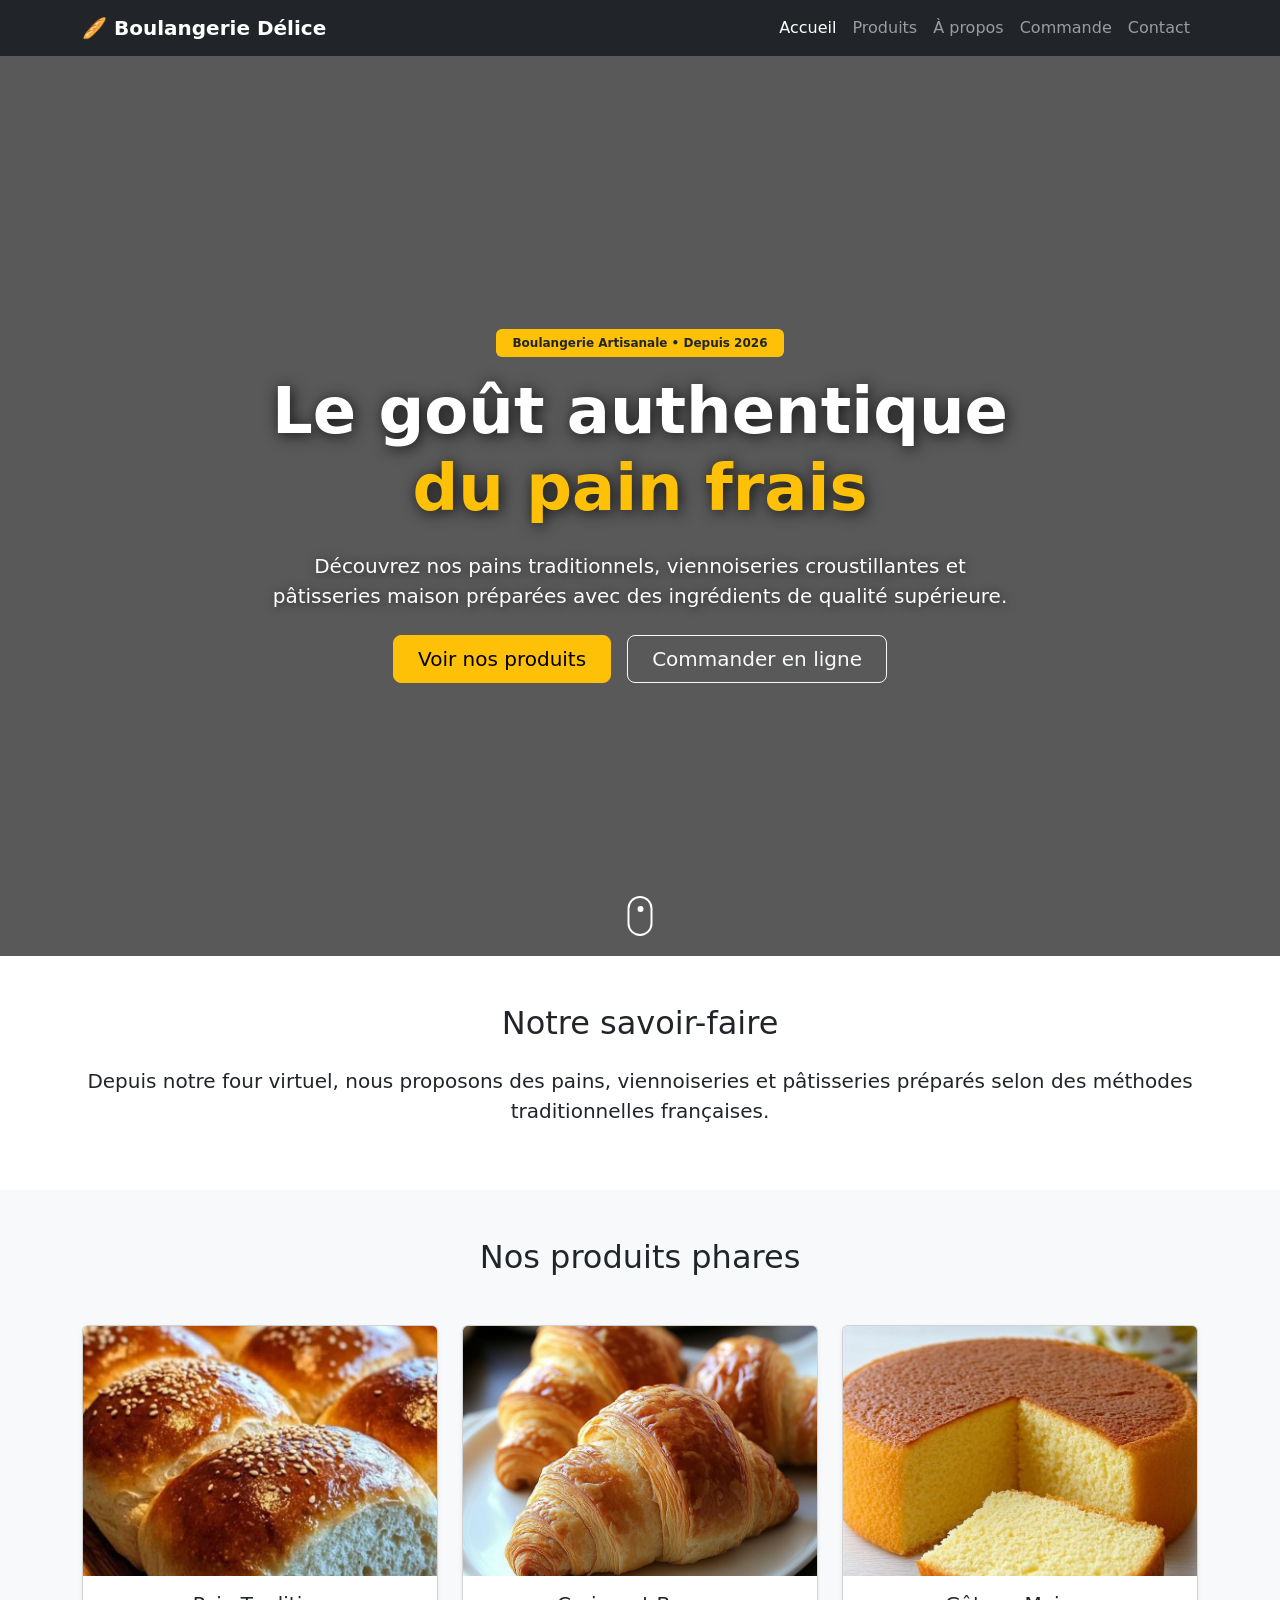
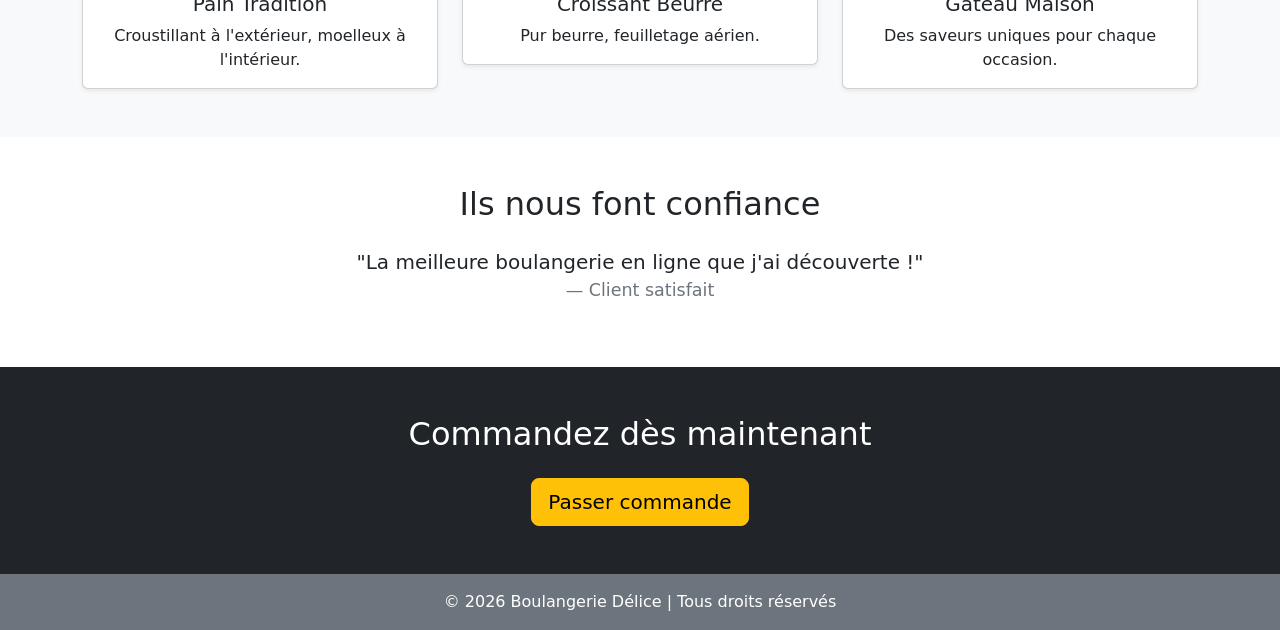
<file: senga/index.html>
<!DOCTYPE html>
<html lang="fr">
<head>
    <meta charset="UTF-8">
    <title>Boulangerie Délice | Accueil</title>
    <meta name="viewport" content="width=device-width, initial-scale=1.0">

    <!-- Bootstrap CSS CDN -->
    <link href="https://cdn.jsdelivr.net/npm/bootstrap@5.3.2/dist/css/bootstrap.min.css" rel="stylesheet">

    <!-- CSS personnalisé -->
    <link rel="stylesheet" href="css/style.css">
</head>

<body>

<!-- ===== NAVBAR ===== -->
<nav class="navbar navbar-expand-lg navbar-dark bg-dark">
    <div class="container">
        <a class="navbar-brand fw-bold" href="index.html">🥖 Boulangerie Délice</a>
        
        <button class="navbar-toggler" type="button" data-bs-toggle="collapse" data-bs-target="#menu">
            <span class="navbar-toggler-icon"></span>
        </button>

        <div class="collapse navbar-collapse" id="menu">
            <ul class="navbar-nav ms-auto">
                <li class="nav-item"><a class="nav-link active" href="index.html">Accueil</a></li>
                <li class="nav-item"><a class="nav-link" href="produits.html">Produits</a></li>
                <li class="nav-item"><a class="nav-link" href="apropos.html">À propos</a></li>
                <li class="nav-item"><a class="nav-link" href="commande.html">Commande</a></li>
                <li class="nav-item"><a class="nav-link" href="contact.html">Contact</a></li>
            </ul>
        </div>
    </div>
</nav>


<!-- ===== HERO SECTION AMÉLIORÉE ===== -->
<section class="hero position-relative d-flex align-items-center text-white">

    <!-- Overlay -->
    <div class="hero-overlay"></div>

    <div class="container position-relative text-center">

        <span class="badge bg-warning text-dark mb-3 px-3 py-2">
            Boulangerie Artisanale • Depuis 2026
        </span>

        <h1 class="display-3 fw-bold mb-4">
            Le goût authentique<br>
            <span class="text-warning">du pain frais</span>
        </h1>

        <p class="lead mb-4 col-lg-8 mx-auto">
            Découvrez nos pains traditionnels, viennoiseries croustillantes
            et pâtisseries maison préparées avec des ingrédients de qualité supérieure.
        </p>

        <div class="d-flex justify-content-center gap-3 flex-wrap">
            <a href="produits.html" class="btn btn-warning btn-lg px-4">
                Voir nos produits
            </a>

            <a href="commande.html" class="btn btn-outline-light btn-lg px-4">
                Commander en ligne
            </a>
        </div>

    </div>

    <!-- Scroll indicator -->
    <div class="scroll-indicator">
        <span></span>
    </div>

</section>


<!-- ===== A PROPOS COURT ===== -->
<section class="py-5">
    <div class="container text-center">
        <h2 class="mb-4">Notre savoir-faire</h2>
        <p class="lead">
            Depuis notre four virtuel, nous proposons des pains, viennoiseries et pâtisseries
            préparés selon des méthodes traditionnelles françaises.
        </p>
    </div>
</section>


<!-- ===== PRODUITS PHARES ===== -->
<section class="bg-light py-5">
    <div class="container">
        <h2 class="text-center mb-5">Nos produits phares</h2>

        <div class="row g-4">

            <div class="col-md-4">
                <div class="card shadow-sm">
                    <img src="images/1.jpeg" class="card-img-top" alt="Pain">
                    <div class="card-body text-center">
                        <h5 class="card-title">Pain Tradition</h5>
                        <p class="card-text">Croustillant à l'extérieur, moelleux à l'intérieur.</p>
                    </div>
                </div>
            </div>

            <div class="col-md-4">
                <div class="card shadow-sm">
                    <img src="images/2.jpeg" class="card-img-top" alt="Croissant">
                    <div class="card-body text-center">
                        <h5 class="card-title">Croissant Beurre</h5>
                        <p class="card-text">Pur beurre, feuilletage aérien.</p>
                    </div>
                </div>
            </div>

            <div class="col-md-4">
                <div class="card shadow-sm">
                    <img src="images/3.jpeg" class="card-img-top" alt="Gâteau">
                    <div class="card-body text-center">
                        <h5 class="card-title">Gâteau Maison</h5>
                        <p class="card-text">Des saveurs uniques pour chaque occasion.</p>
                    </div>
                </div>
            </div>

        </div>
    </div>
</section>


<!-- ===== TEMOIGNAGES ===== -->
<section class="py-5">
    <div class="container text-center">
        <h2 class="mb-4">Ils nous font confiance</h2>
        <blockquote class="blockquote">
            <p>"La meilleure boulangerie en ligne que j'ai découverte !"</p>
            <footer class="blockquote-footer">Client satisfait</footer>
        </blockquote>
    </div>
</section>


<!-- ===== CALL TO ACTION ===== -->
<section class="bg-dark text-white text-center py-5">
    <div class="container">
        <h2>Commandez dès maintenant</h2>
        <a href="commande.html" class="btn btn-warning btn-lg mt-3">Passer commande</a>
    </div>
</section>


<!-- ===== FOOTER ===== -->
<footer class="bg-secondary text-white text-center py-3">
    <p class="mb-0">© 2026 Boulangerie Délice | Tous droits réservés</p>
</footer>


<!-- Bootstrap JS -->
<script src="https://cdn.jsdelivr.net/npm/bootstrap@5.3.2/dist/js/bootstrap.bundle.min.js"></script>

<!-- JS personnalisé -->
<script src="js/script.js"></script>

</body>
</html>
</file>
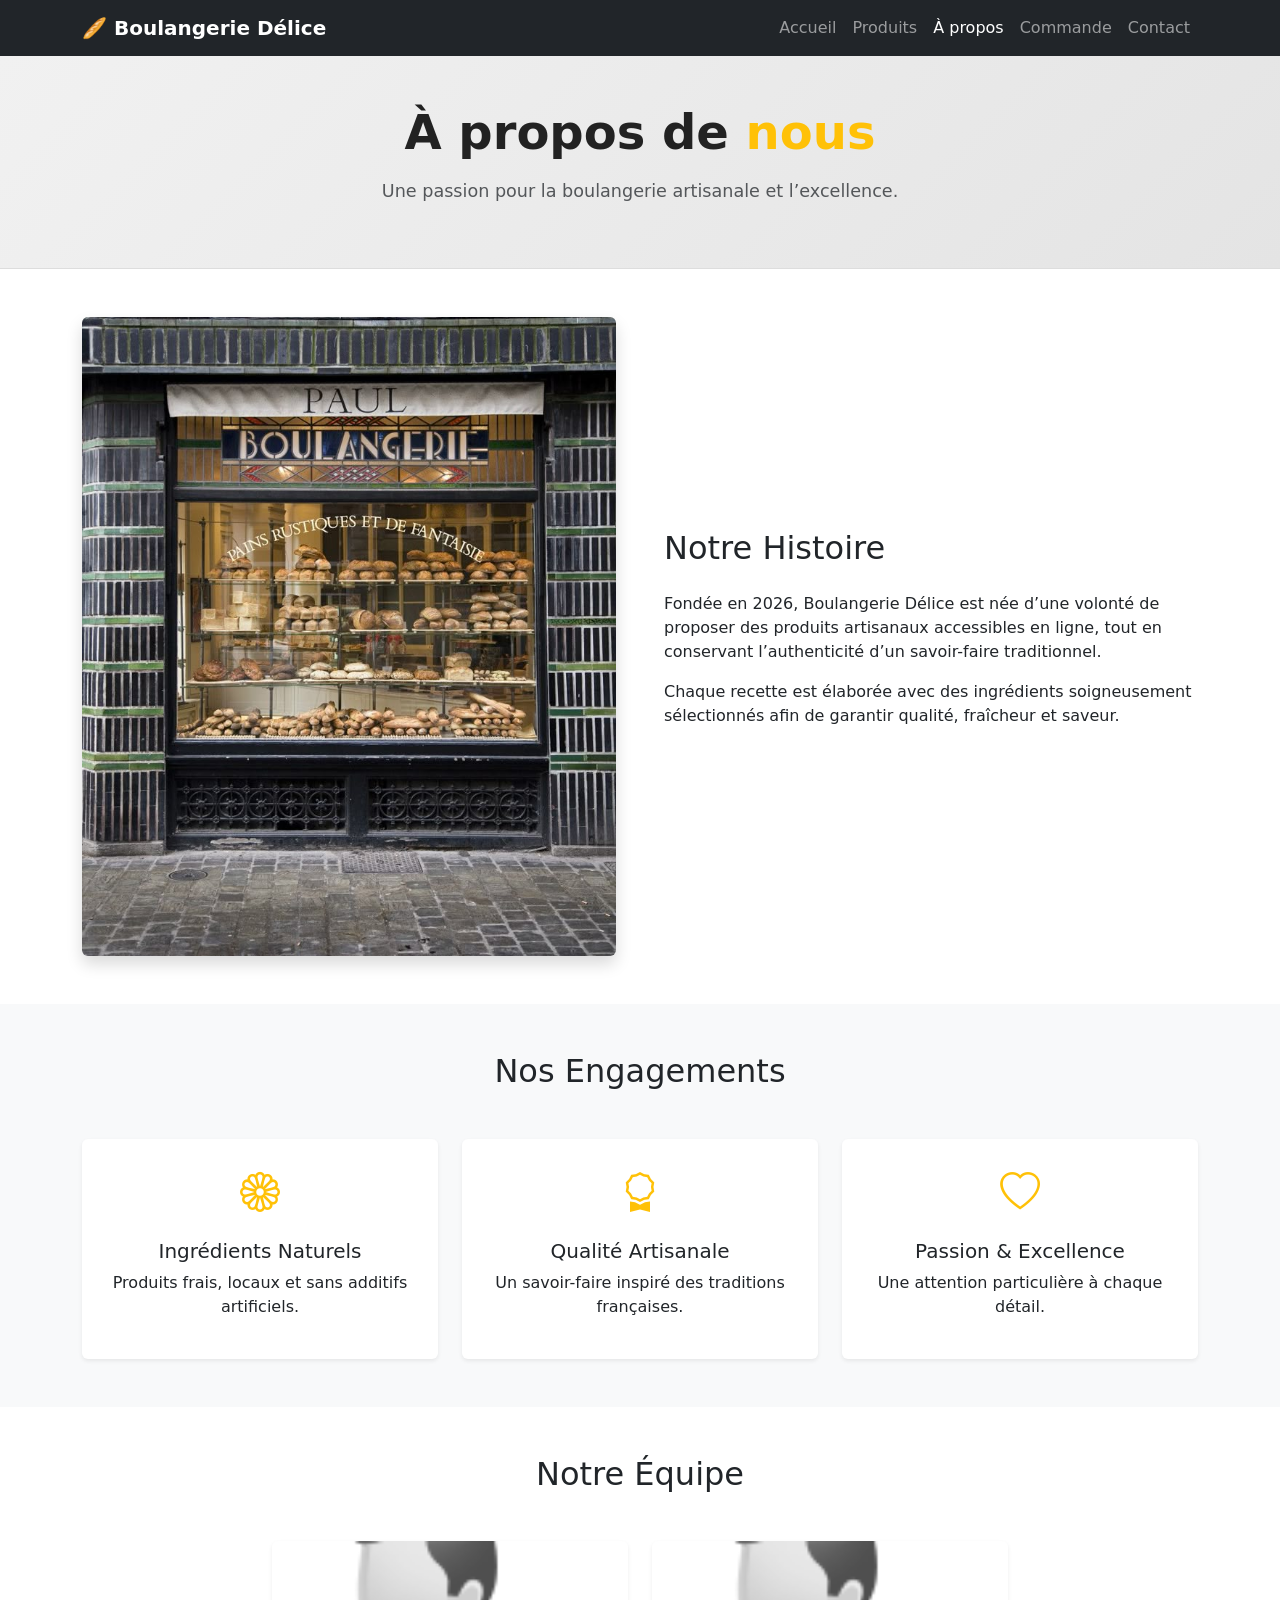
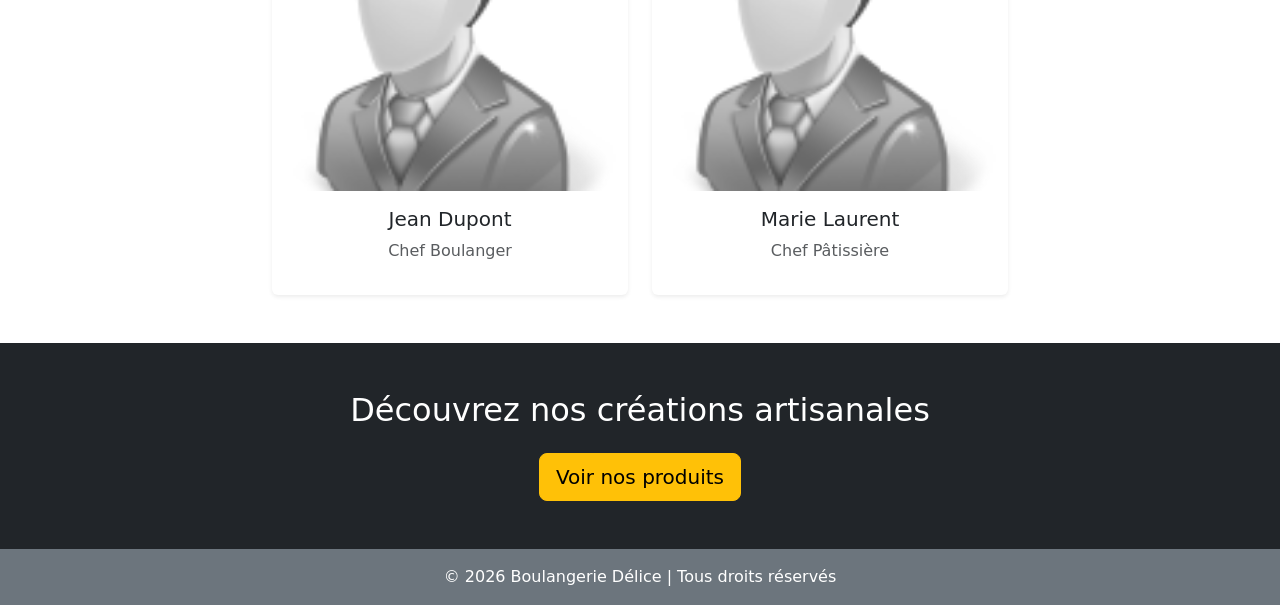
<file: senga/a-propos.html>
<!DOCTYPE html>
<html lang="fr">
<head>
    <meta charset="UTF-8">
    <title>Boulangerie Délice | À propos</title>
    <meta name="viewport" content="width=device-width, initial-scale=1.0">

    <!-- Bootstrap CSS -->
    <link href="https://cdn.jsdelivr.net/npm/bootstrap@5.3.2/dist/css/bootstrap.min.css" rel="stylesheet">

    <!-- Bootstrap Icons -->
    <link href="https://cdn.jsdelivr.net/npm/bootstrap-icons@1.11.3/font/bootstrap-icons.css" rel="stylesheet">

    <!-- CSS personnalisé -->
    <link rel="stylesheet" href="css/style.css">
</head>

<body>

<!-- ===== NAVBAR ===== -->
<nav class="navbar navbar-expand-lg navbar-dark bg-dark">
    <div class="container">
        <a class="navbar-brand fw-bold" href="index.html">🥖 Boulangerie Délice</a>
        <button class="navbar-toggler" type="button" data-bs-toggle="collapse" data-bs-target="#menu">
            <span class="navbar-toggler-icon"></span>
        </button>
        <div class="collapse navbar-collapse" id="menu">
            <ul class="navbar-nav ms-auto">
                <li class="nav-item"><a class="nav-link" href="index.html">Accueil</a></li>
                <li class="nav-item"><a class="nav-link" href="produits.html">Produits</a></li>
                <li class="nav-item"><a class="nav-link active" href="a-propos.html">À propos</a></li>
                <li class="nav-item"><a class="nav-link" href="commande.html">Commande</a></li>
                <li class="nav-item"><a class="nav-link" href="contact.html">Contact</a></li>
            </ul>
        </div>
    </div>
</nav>

<!-- ===== HERO ===== -->
<section class="hero-produits text-center py-5">
    <div class="container">
        <h1 class="display-5 fw-bold mb-3">
            À propos de <span class="text-warning">nous</span>
        </h1>
        <p class="lead text-muted col-lg-8 mx-auto">
            Une passion pour la boulangerie artisanale et l’excellence.
        </p>
    </div>
</section>

<!-- ===== NOTRE HISTOIRE ===== -->
<section class="py-5">
    <div class="container">
        <div class="row align-items-center g-5">
            <div class="col-lg-6">
                <img src="images/bl.jpeg" 
                     class="img-fluid rounded shadow" 
                     alt="Notre boulangerie">
            </div>
            <div class="col-lg-6">
                <h2 class="mb-4">Notre Histoire</h2>
                <p>
                    Fondée en 2026, Boulangerie Délice est née d’une volonté
                    de proposer des produits artisanaux accessibles en ligne,
                    tout en conservant l’authenticité d’un savoir-faire traditionnel.
                </p>
                <p>
                    Chaque recette est élaborée avec des ingrédients soigneusement
                    sélectionnés afin de garantir qualité, fraîcheur et saveur.
                </p>
            </div>
        </div>
    </div>
</section>

<!-- ===== NOS VALEURS ===== -->
<section class="bg-light py-5">
    <div class="container text-center">
        <h2 class="mb-5">Nos Engagements</h2>

        <div class="row g-4">

            <div class="col-md-4">
                <div class="p-4 shadow-sm bg-white rounded h-100">
                    <i class="bi bi-flower1 fs-1 text-warning"></i>
                    <h5 class="mt-3">Ingrédients Naturels</h5>
                    <p>Produits frais, locaux et sans additifs artificiels.</p>
                </div>
            </div>

            <div class="col-md-4">
                <div class="p-4 shadow-sm bg-white rounded h-100">
                    <i class="bi bi-award fs-1 text-warning"></i>
                    <h5 class="mt-3">Qualité Artisanale</h5>
                    <p>Un savoir-faire inspiré des traditions françaises.</p>
                </div>
            </div>

            <div class="col-md-4">
                <div class="p-4 shadow-sm bg-white rounded h-100">
                    <i class="bi bi-heart fs-1 text-warning"></i>
                    <h5 class="mt-3">Passion & Excellence</h5>
                    <p>Une attention particulière à chaque détail.</p>
                </div>
            </div>

        </div>
    </div>
</section>

<!-- ===== ÉQUIPE ===== -->
<section class="py-5">
    <div class="container text-center">
        <h2 class="mb-5">Notre Équipe</h2>

        <div class="row g-4 justify-content-center">

            <div class="col-md-4">
                <div class="card shadow-sm border-0">
                    <img src="images/man.png" 
                         class="card-img-top" 
                         alt="Chef Boulanger">
                    <div class="card-body">
                        <h5 class="card-title">Jean Dupont</h5>
                        <p class="text-muted">Chef Boulanger</p>
                    </div>
                </div>
            </div>

            <div class="col-md-4">
                <div class="card shadow-sm border-0">
                    <img src="images/man.png" 
                         class="card-img-top" 
                         alt="Chef Pâtissier">
                    <div class="card-body">
                        <h5 class="card-title">Marie Laurent</h5>
                        <p class="text-muted">Chef Pâtissière</p>
                    </div>
                </div>
            </div>

        </div>
    </div>
</section>

<!-- ===== CTA ===== -->
<section class="bg-dark text-white text-center py-5">
    <div class="container">
        <h2>Découvrez nos créations artisanales</h2>
        <a href="produits.html" class="btn btn-warning btn-lg mt-3">
            Voir nos produits
        </a>
    </div>
</section>

<!-- ===== FOOTER ===== -->
<footer class="bg-secondary text-white text-center py-3">
    <p class="mb-0">© 2026 Boulangerie Délice | Tous droits réservés</p>
</footer>

<!-- Bootstrap JS -->
<script src="https://cdn.jsdelivr.net/npm/bootstrap@5.3.2/dist/js/bootstrap.bundle.min.js"></script>

</body>
</html>
</file>
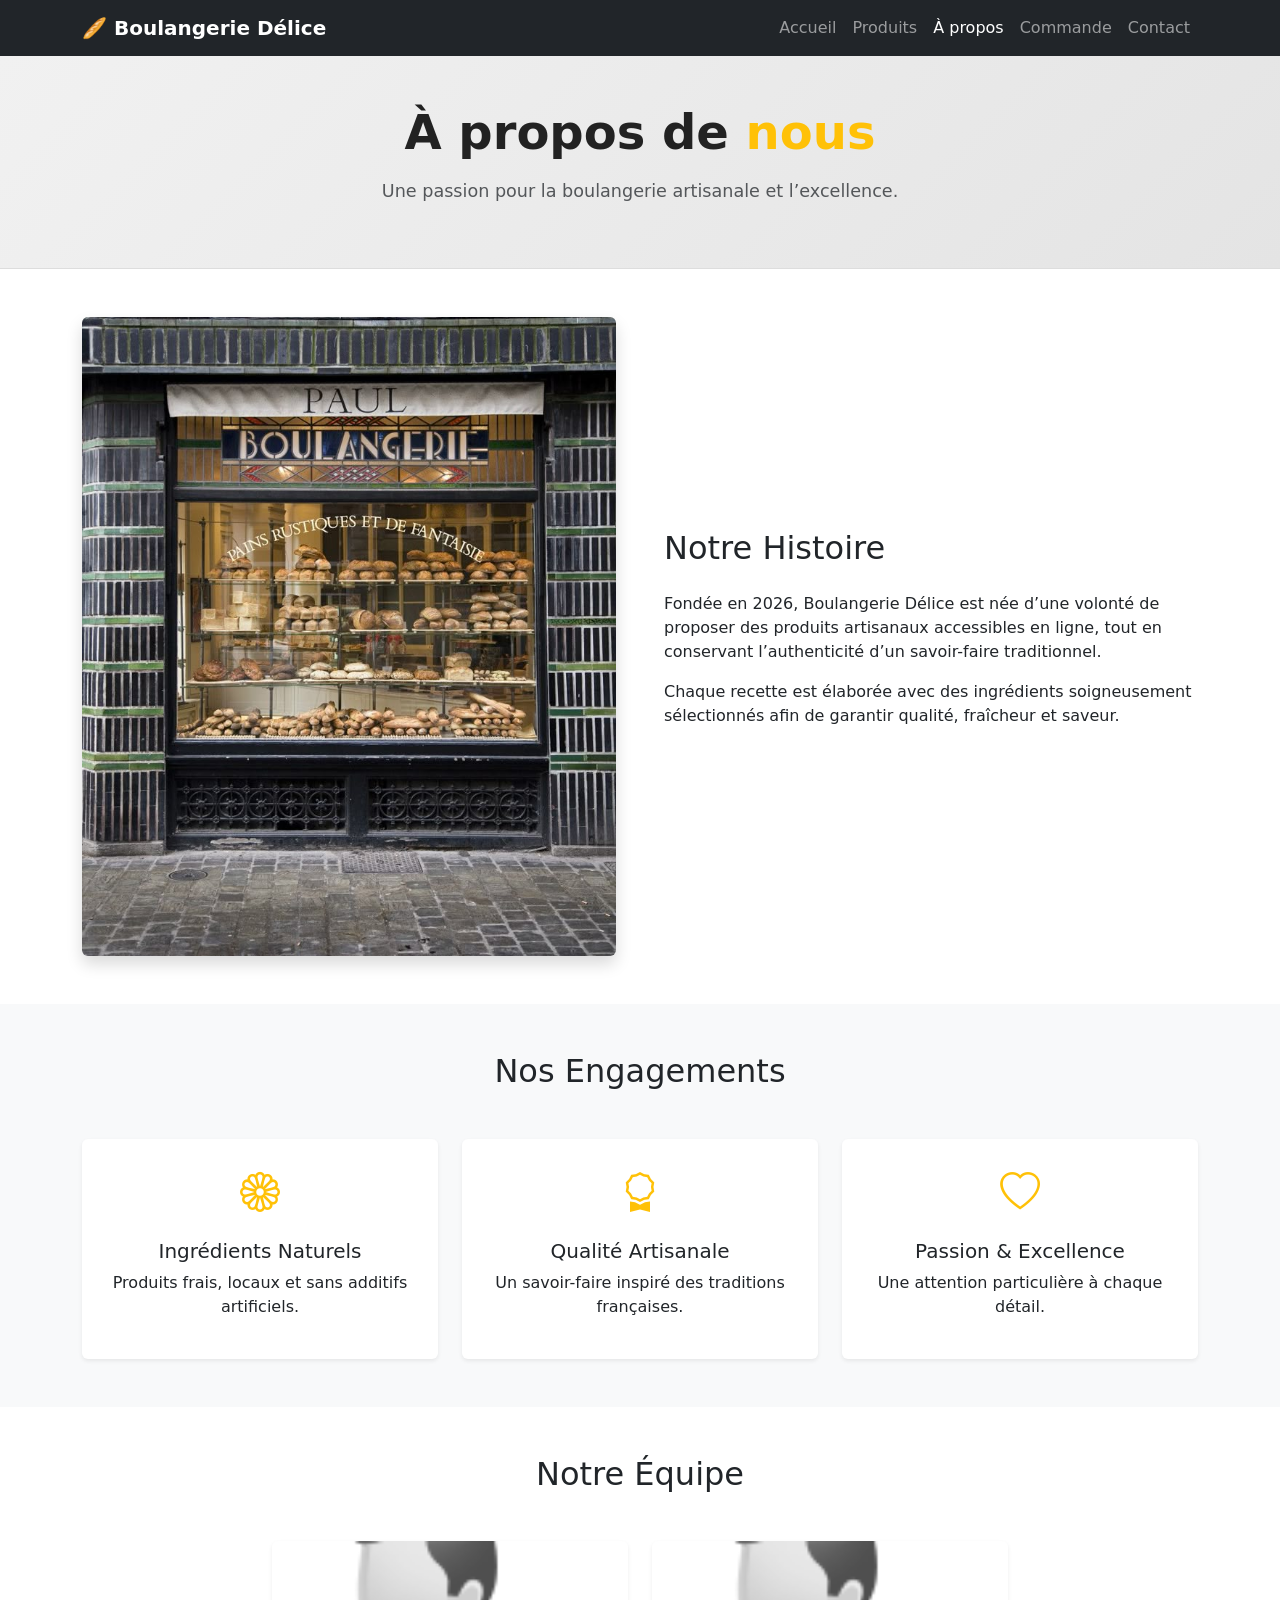
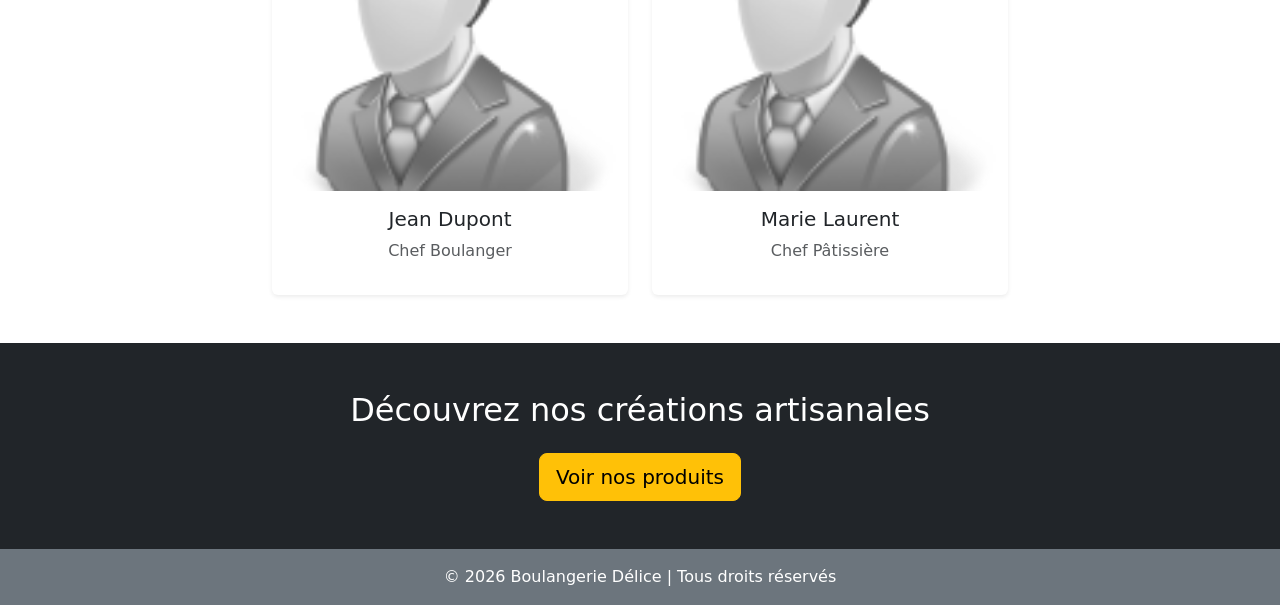
<file: senga/apropos.html>
<!DOCTYPE html>
<html lang="fr">
<head>
    <meta charset="UTF-8">
    <title>Boulangerie Délice | À propos</title>
    <meta name="viewport" content="width=device-width, initial-scale=1.0">

    <!-- Bootstrap CSS -->
    <link href="https://cdn.jsdelivr.net/npm/bootstrap@5.3.2/dist/css/bootstrap.min.css" rel="stylesheet">

    <!-- Bootstrap Icons -->
    <link href="https://cdn.jsdelivr.net/npm/bootstrap-icons@1.11.3/font/bootstrap-icons.css" rel="stylesheet">

    <!-- CSS personnalisé -->
    <link rel="stylesheet" href="css/style.css">
</head>

<body>

<!-- ===== NAVBAR ===== -->
<nav class="navbar navbar-expand-lg navbar-dark bg-dark">
    <div class="container">
        <a class="navbar-brand fw-bold" href="index.html">🥖 Boulangerie Délice</a>
        <button class="navbar-toggler" type="button" data-bs-toggle="collapse" data-bs-target="#menu">
            <span class="navbar-toggler-icon"></span>
        </button>
        <div class="collapse navbar-collapse" id="menu">
            <ul class="navbar-nav ms-auto">
                <li class="nav-item"><a class="nav-link" href="index.html">Accueil</a></li>
                <li class="nav-item"><a class="nav-link" href="produits.html">Produits</a></li>
                <li class="nav-item"><a class="nav-link active" href="apropos.html">À propos</a></li>
                <li class="nav-item"><a class="nav-link" href="commande.html">Commande</a></li>
                <li class="nav-item"><a class="nav-link" href="contact.html">Contact</a></li>
            </ul>
        </div>
    </div>
</nav>

<!-- ===== HERO ===== -->
<section class="hero-produits text-center py-5">
    <div class="container">
        <h1 class="display-5 fw-bold mb-3">
            À propos de <span class="text-warning">nous</span>
        </h1>
        <p class="lead text-muted col-lg-8 mx-auto">
            Une passion pour la boulangerie artisanale et l’excellence.
        </p>
    </div>
</section>

<!-- ===== NOTRE HISTOIRE ===== -->
<section class="py-5">
    <div class="container">
        <div class="row align-items-center g-5">
            <div class="col-lg-6">
                <img src="images/bl.jpeg" 
                     class="img-fluid rounded shadow" 
                     alt="Notre boulangerie">
            </div>
            <div class="col-lg-6">
                <h2 class="mb-4">Notre Histoire</h2>
                <p>
                    Fondée en 2026, Boulangerie Délice est née d’une volonté
                    de proposer des produits artisanaux accessibles en ligne,
                    tout en conservant l’authenticité d’un savoir-faire traditionnel.
                </p>
                <p>
                    Chaque recette est élaborée avec des ingrédients soigneusement
                    sélectionnés afin de garantir qualité, fraîcheur et saveur.
                </p>
            </div>
        </div>
    </div>
</section>

<!-- ===== NOS VALEURS ===== -->
<section class="bg-light py-5">
    <div class="container text-center">
        <h2 class="mb-5">Nos Engagements</h2>

        <div class="row g-4">

            <div class="col-md-4">
                <div class="p-4 shadow-sm bg-white rounded h-100">
                    <i class="bi bi-flower1 fs-1 text-warning"></i>
                    <h5 class="mt-3">Ingrédients Naturels</h5>
                    <p>Produits frais, locaux et sans additifs artificiels.</p>
                </div>
            </div>

            <div class="col-md-4">
                <div class="p-4 shadow-sm bg-white rounded h-100">
                    <i class="bi bi-award fs-1 text-warning"></i>
                    <h5 class="mt-3">Qualité Artisanale</h5>
                    <p>Un savoir-faire inspiré des traditions françaises.</p>
                </div>
            </div>

            <div class="col-md-4">
                <div class="p-4 shadow-sm bg-white rounded h-100">
                    <i class="bi bi-heart fs-1 text-warning"></i>
                    <h5 class="mt-3">Passion & Excellence</h5>
                    <p>Une attention particulière à chaque détail.</p>
                </div>
            </div>

        </div>
    </div>
</section>

<!-- ===== ÉQUIPE ===== -->
<section class="py-5">
    <div class="container text-center">
        <h2 class="mb-5">Notre Équipe</h2>

        <div class="row g-4 justify-content-center">

            <div class="col-md-4">
                <div class="card shadow-sm border-0">
                    <img src="images/man.png" 
                         class="card-img-top" 
                         alt="Chef Boulanger">
                    <div class="card-body">
                        <h5 class="card-title">Jean Dupont</h5>
                        <p class="text-muted">Chef Boulanger</p>
                    </div>
                </div>
            </div>

            <div class="col-md-4">
                <div class="card shadow-sm border-0">
                    <img src="images/man.png" 
                         class="card-img-top" 
                         alt="Chef Pâtissier">
                    <div class="card-body">
                        <h5 class="card-title">Marie Laurent</h5>
                        <p class="text-muted">Chef Pâtissière</p>
                    </div>
                </div>
            </div>

        </div>
    </div>
</section>

<!-- ===== CTA ===== -->
<section class="bg-dark text-white text-center py-5">
    <div class="container">
        <h2>Découvrez nos créations artisanales</h2>
        <a href="produits.html" class="btn btn-warning btn-lg mt-3">
            Voir nos produits
        </a>
    </div>
</section>

<!-- ===== FOOTER ===== -->
<footer class="bg-secondary text-white text-center py-3">
    <p class="mb-0">© 2026 Boulangerie Délice | Tous droits réservés</p>
</footer>

<!-- Bootstrap JS -->
<script src="https://cdn.jsdelivr.net/npm/bootstrap@5.3.2/dist/js/bootstrap.bundle.min.js"></script>

</body>
</html>
</file>
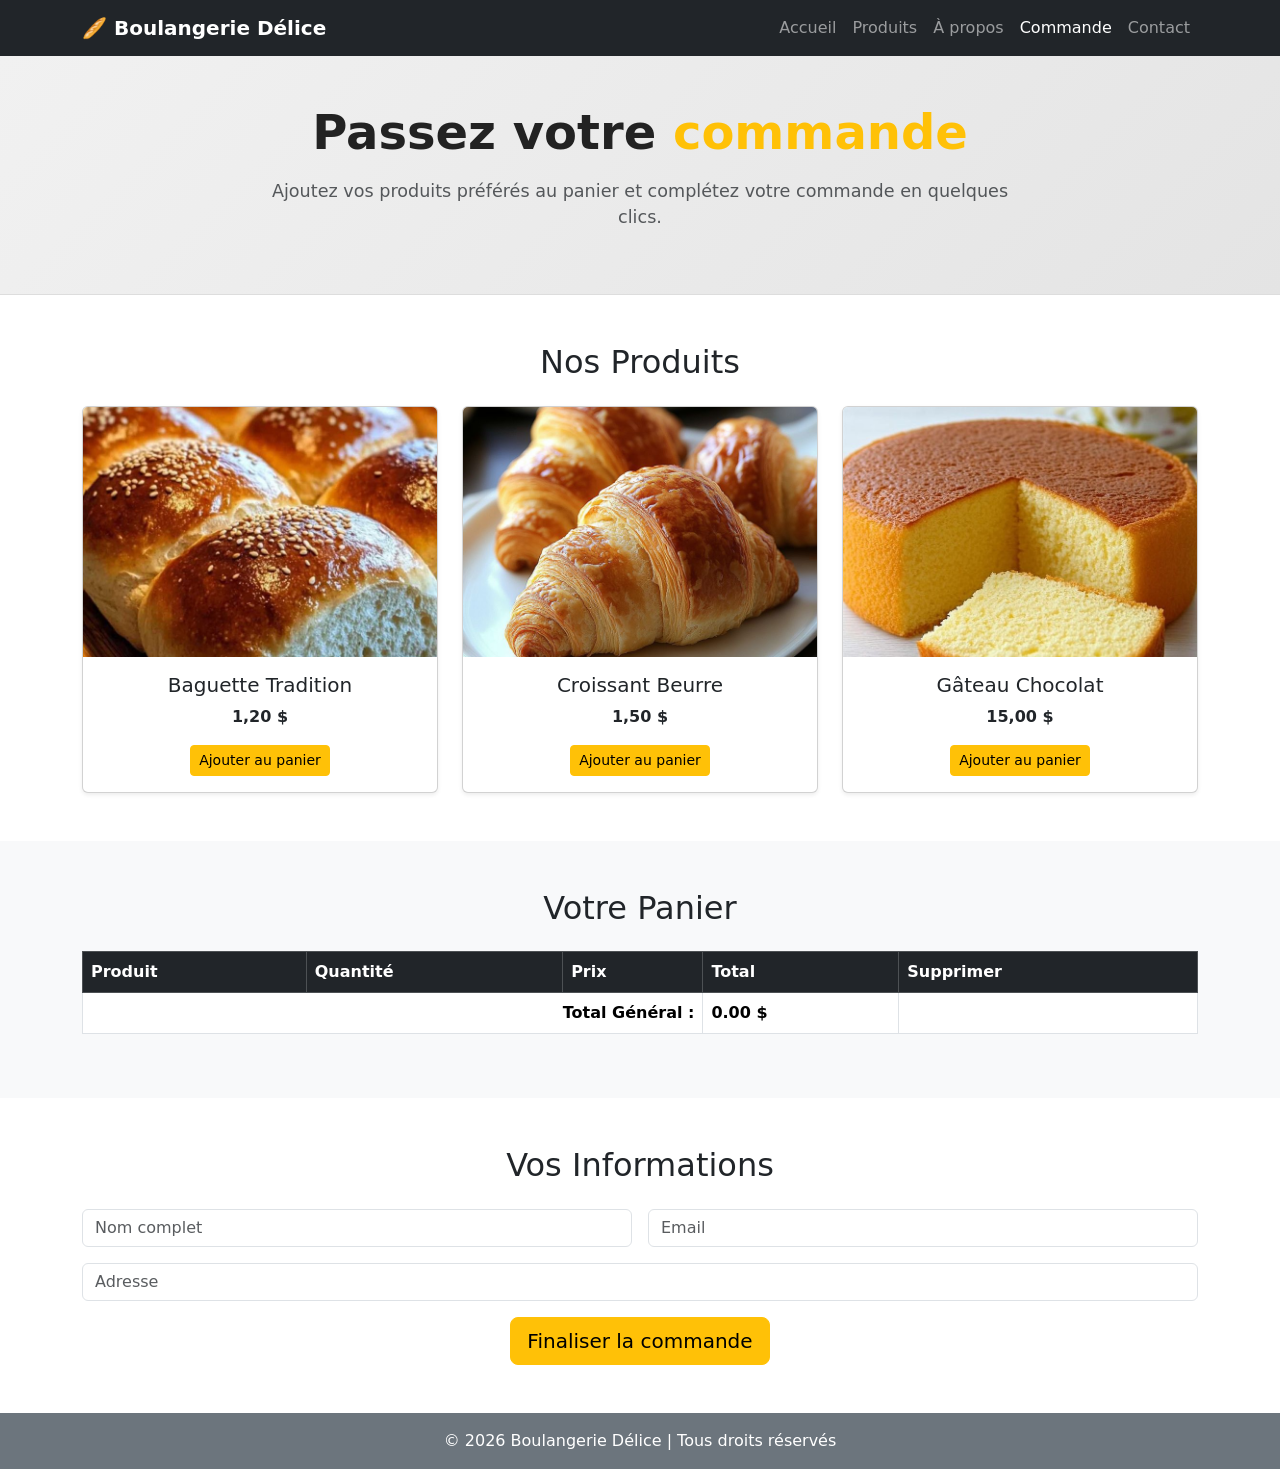
<file: senga/commande.html>
<!DOCTYPE html>
<html lang="fr">
<head>
    <meta charset="UTF-8">
    <title>Boulangerie Délice | Commande</title>
    <meta name="viewport" content="width=device-width, initial-scale=1.0">

    <!-- Bootstrap CSS -->
    <link href="https://cdn.jsdelivr.net/npm/bootstrap@5.3.2/dist/css/bootstrap.min.css" rel="stylesheet">

    <!-- CSS personnalisé -->
    <link rel="stylesheet" href="css/style.css">
</head>

<body>

<!-- ===== NAVBAR ===== -->
<nav class="navbar navbar-expand-lg navbar-dark bg-dark">
    <div class="container">
        <a class="navbar-brand fw-bold" href="index.html">🥖 Boulangerie Délice</a>
        <button class="navbar-toggler" type="button" data-bs-toggle="collapse" data-bs-target="#menu">
            <span class="navbar-toggler-icon"></span>
        </button>
        <div class="collapse navbar-collapse" id="menu">
            <ul class="navbar-nav ms-auto">
                <li class="nav-item"><a class="nav-link" href="index.html">Accueil</a></li>
                <li class="nav-item"><a class="nav-link" href="produits.html">Produits</a></li>
                <li class="nav-item"><a class="nav-link" href="apropos.html">À propos</a></li>
                <li class="nav-item"><a class="nav-link active" href="commande.html">Commande</a></li>
                <li class="nav-item"><a class="nav-link" href="contact.html">Contact</a></li>
            </ul>
        </div>
    </div>
</nav>

<!-- ===== HERO ===== -->
<section class="hero-produits text-center py-5">
    <div class="container">
        <h1 class="display-5 fw-bold mb-3">
            Passez votre <span class="text-warning">commande</span>
        </h1>
        <p class="lead text-muted col-lg-8 mx-auto">
            Ajoutez vos produits préférés au panier et complétez votre commande en quelques clics.
        </p>
    </div>
</section>

<!-- ===== PRODUITS À COMMANDER ===== --> 
<section class="py-5">
    <div class="container">

        <h2 class="mb-4 text-center">Nos Produits</h2>

        <div class="row g-4" id="product-list">

            <!-- Produit 1 -->
            <div class="col-md-4 product-item" data-id="1" data-name="Baguette Tradition" data-price="1.20">
                <div class="card shadow-sm h-100">
                    <img src="images/1.jpeg" class="card-img-top" alt="Baguette">
                    <div class="card-body text-center">
                        <h5 class="card-title">Baguette Tradition</h5>
                        <p class="fw-bold">1,20 $</p>
                        <button class="btn btn-warning btn-sm add-to-cart">Ajouter au panier</button>
                    </div>
                </div>
            </div>

            <!-- Produit 2 -->
            <div class="col-md-4 product-item" data-id="2" data-name="Croissant Beurre" data-price="1.50">
                <div class="card shadow-sm h-100">
                    <img src="images/2.jpeg" class="card-img-top" alt="Croissant">
                    <div class="card-body text-center">
                        <h5 class="card-title">Croissant Beurre</h5>
                        <p class="fw-bold">1,50 $</p>
                        <button class="btn btn-warning btn-sm add-to-cart">Ajouter au panier</button>
                    </div>
                </div>
            </div>

            <!-- Produit 3 -->
            <div class="col-md-4 product-item" data-id="3" data-name="Gâteau Chocolat" data-price="15.00">
                <div class="card shadow-sm h-100">
                    <img src="images/3.jpeg" class="card-img-top" alt="Gâteau Chocolat">
                    <div class="card-body text-center">
                        <h5 class="card-title">Gâteau Chocolat</h5>
                        <p class="fw-bold">15,00 $</p>
                        <button class="btn btn-warning btn-sm add-to-cart">Ajouter au panier</button>
                    </div>
                </div>
            </div>

        </div>
    </div>
</section>
<!-- ===== PANIER ===== -->
<section class="py-5 bg-light">
    <div class="container">
        <h2 class="mb-4 text-center">Votre Panier</h2>
        <div class="table-responsive">
            <table class="table table-bordered align-middle" id="cart-table">
                <thead class="table-dark">
                    <tr>
                        <th>Produit</th>
                        <th>Quantité</th>
                        <th>Prix</th>
                        <th>Total</th>
                        <th>Supprimer</th>
                    </tr>
                </thead>
                <tbody></tbody>
                <tfoot>
                    <tr>
                        <th colspan="3" class="text-end">Total Général :</th>
                        <th id="grand-total">0,00 $</th>
                        <th></th>
                    </tr>
                </tfoot>
            </table>
        </div>
    </div>
</section>

<!-- ===== FORMULAIRE DE COMMANDE ===== -->
<section class="py-5">
    <div class="container">
        <h2 class="mb-4 text-center">Vos Informations</h2>

        <form id="orderForm" class="row g-3 needs-validation" novalidate>
            <div class="col-md-6">
                <input type="text" class="form-control" placeholder="Nom complet" required>
                <div class="invalid-feedback">Nom requis</div>
            </div>
            <div class="col-md-6">
                <input type="email" class="form-control" placeholder="Email" required>
                <div class="invalid-feedback">Email valide requis</div>
            </div>
            <div class="col-12">
                <input type="text" class="form-control" placeholder="Adresse" required>
                <div class="invalid-feedback">Adresse requise</div>
            </div>
            <div class="col-12 text-center">
                <button class="btn btn-warning btn-lg" type="submit">Finaliser la commande</button>
            </div>
        </form>
    </div>
</section>

<!-- ===== FOOTER ===== -->
<footer class="bg-secondary text-white text-center py-3">
    <p class="mb-0">© 2026 Boulangerie Délice | Tous droits réservés</p>
</footer>

<!-- Bootstrap JS -->
<script src="https://cdn.jsdelivr.net/npm/bootstrap@5.3.2/dist/js/bootstrap.bundle.min.js"></script>

<!-- JS Panier -->
<script>
document.addEventListener("DOMContentLoaded", function() {

    const cart = JSON.parse(localStorage.getItem('cart')) || [];
    const cartTableBody = document.querySelector('#cart-table tbody');
    const grandTotalEl = document.getElementById('grand-total');

    // Ajouter au panier
    document.querySelectorAll('.add-to-cart').forEach(button => {
        button.addEventListener('click', () => {
            const itemEl = button.closest('.product-item');
            const id = itemEl.dataset.id;
            const name = itemEl.dataset.name;
            const price = parseFloat(itemEl.dataset.price);

            const existing = cart.find(p => p.id === id);
            if(existing) existing.qty += 1;
            else cart.push({id, name, price, qty:1});

            localStorage.setItem('cart', JSON.stringify(cart));
            renderCart();
        });
    });

    function renderCart() {
        cartTableBody.innerHTML = '';
        let total = 0;
        cart.forEach(item => {
            const itemTotal = item.price * item.qty;
            total += itemTotal;
            const tr = document.createElement('tr');
            tr.innerHTML = `
                <td>${item.name}</td>
                <td>${item.qty}</td>
                <td>${item.price.toFixed(2)} $</td>
                <td>${itemTotal.toFixed(2)} $</td>
                <td><button class="btn btn-danger btn-sm remove-item">Supprimer</button></td>
            `;
            tr.querySelector('.remove-item').addEventListener('click', () => {
                const index = cart.findIndex(p => p.id === item.id);
                if(index !== -1) cart.splice(index, 1);
                localStorage.setItem('cart', JSON.stringify(cart));
                renderCart();
            });
            cartTableBody.appendChild(tr);
        });
        grandTotalEl.textContent = total.toFixed(2) + ' $';
    }

    renderCart();

    // Validation formulaire
    const orderForm = document.getElementById('orderForm');
    orderForm.addEventListener('submit', function(e) {
        e.preventDefault();
        if(!orderForm.checkValidity()) {
            orderForm.classList.add('was-validated');
        } else if(cart.length === 0) {
            alert("Votre panier est vide !");
        } else {
            alert("Commande finalisée ! Merci pour votre achat.");
            cart.length = 0;
            localStorage.setItem('cart', JSON.stringify(cart));
            renderCart();
            orderForm.reset();
            orderForm.classList.remove('was-validated');
        }
    });

});
</script>

</body>
</html>
</file>
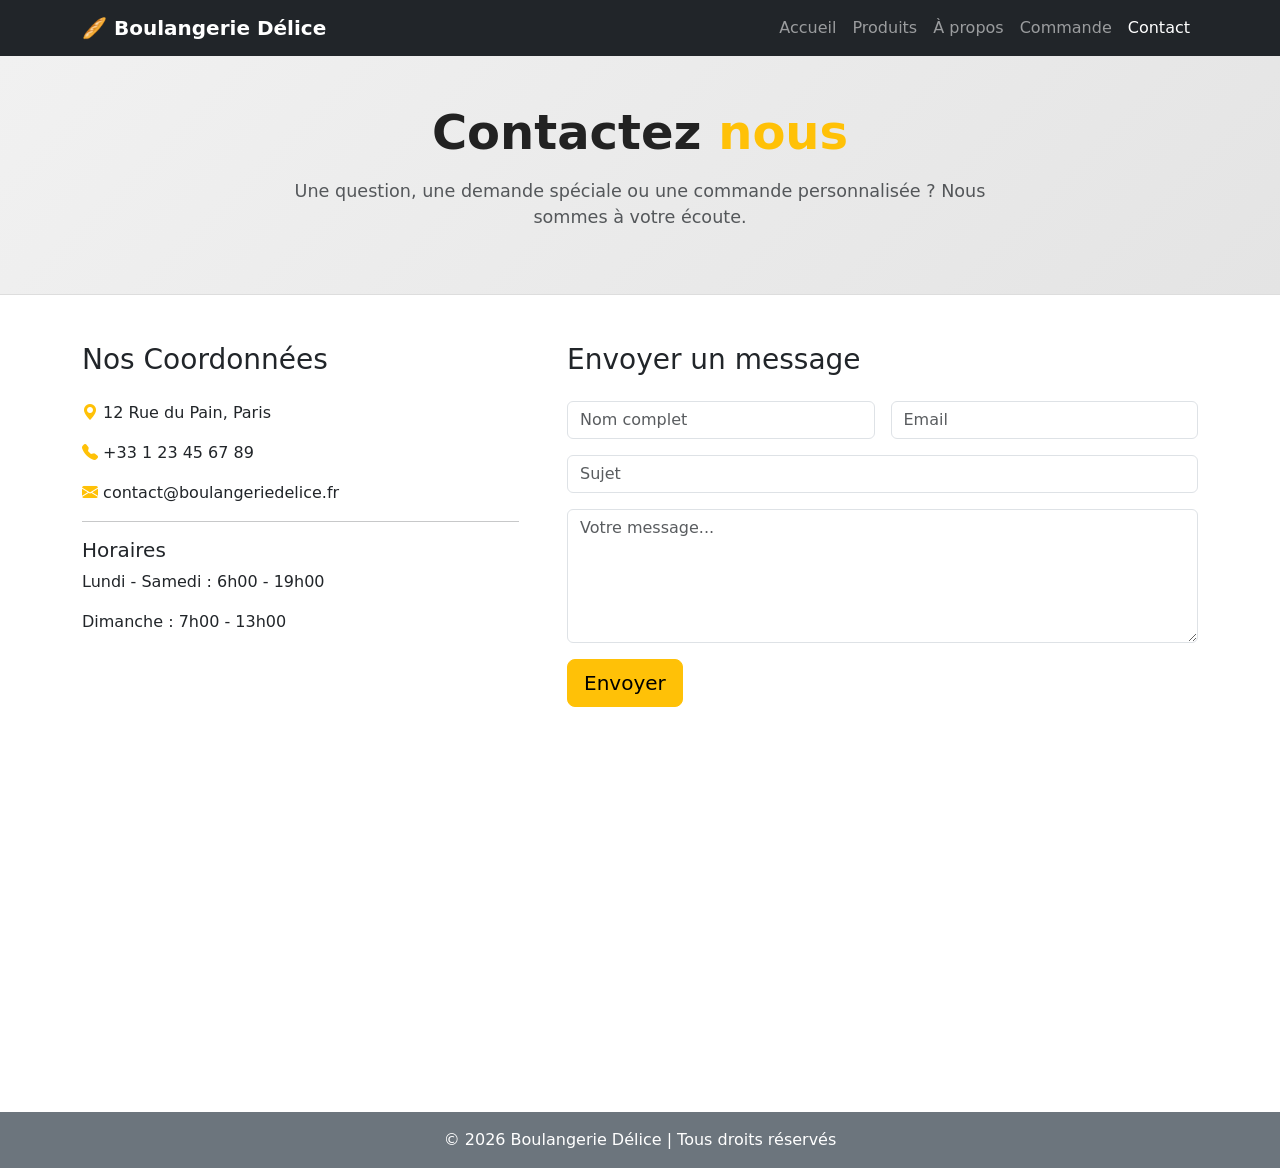
<file: senga/contact.html>
<!DOCTYPE html>
<html lang="fr">
<head>
    <meta charset="UTF-8">
    <title>Boulangerie Délice | Contact</title>
    <meta name="viewport" content="width=device-width, initial-scale=1.0">

    <!-- Bootstrap CSS -->
    <link href="https://cdn.jsdelivr.net/npm/bootstrap@5.3.2/dist/css/bootstrap.min.css" rel="stylesheet">

    <!-- Bootstrap Icons -->
    <link href="https://cdn.jsdelivr.net/npm/bootstrap-icons@1.11.3/font/bootstrap-icons.css" rel="stylesheet">

    <!-- CSS personnalisé -->
    <link rel="stylesheet" href="css/style.css">
</head>

<body>

<!-- ===== NAVBAR ===== -->
<nav class="navbar navbar-expand-lg navbar-dark bg-dark">
    <div class="container">
        <a class="navbar-brand fw-bold" href="index.html">🥖 Boulangerie Délice</a>
        <button class="navbar-toggler" type="button" data-bs-toggle="collapse" data-bs-target="#menu">
            <span class="navbar-toggler-icon"></span>
        </button>
        <div class="collapse navbar-collapse" id="menu">
            <ul class="navbar-nav ms-auto">
                <li class="nav-item"><a class="nav-link" href="index.html">Accueil</a></li>
                <li class="nav-item"><a class="nav-link" href="produits.html">Produits</a></li>
                <li class="nav-item"><a class="nav-link" href="apropos.html">À propos</a></li>
                <li class="nav-item"><a class="nav-link" href="commande.html">Commande</a></li>
                <li class="nav-item"><a class="nav-link active" href="contact.html">Contact</a></li>
            </ul>
        </div>
    </div>
</nav>

<!-- ===== HERO ===== -->
<section class="hero-produits text-center py-5">
    <div class="container">
        <h1 class="display-5 fw-bold mb-3">
            Contactez <span class="text-warning">nous</span>
        </h1>
        <p class="lead text-muted col-lg-8 mx-auto">
            Une question, une demande spéciale ou une commande personnalisée ?
            Nous sommes à votre écoute.
        </p>
    </div>
</section>

<!-- ===== SECTION CONTACT ===== -->
<section class="py-5">
    <div class="container">
        <div class="row g-5">

            <!-- Informations -->
            <div class="col-lg-5">
                <h3 class="mb-4">Nos Coordonnées</h3>

                <p><i class="bi bi-geo-alt-fill text-warning"></i> 12 Rue du Pain, Paris</p>
                <p><i class="bi bi-telephone-fill text-warning"></i> +33 1 23 45 67 89</p>
                <p><i class="bi bi-envelope-fill text-warning"></i> contact@boulangeriedelice.fr</p>

                <hr>

                <h5>Horaires</h5>
                <p>Lundi - Samedi : 6h00 - 19h00</p>
                <p>Dimanche : 7h00 - 13h00</p>
            </div>

            <!-- Formulaire -->
            <div class="col-lg-7">
                <h3 class="mb-4">Envoyer un message</h3>

                <form id="contactForm" novalidate>
                    <div class="row g-3">

                        <div class="col-md-6">
                            <input type="text" class="form-control" placeholder="Nom complet" required>
                            <div class="invalid-feedback">Veuillez entrer votre nom.</div>
                        </div>

                        <div class="col-md-6">
                            <input type="email" class="form-control" placeholder="Email" required>
                            <div class="invalid-feedback">Email valide requis.</div>
                        </div>

                        <div class="col-12">
                            <input type="text" class="form-control" placeholder="Sujet" required>
                        </div>

                        <div class="col-12">
                            <textarea class="form-control" rows="5" placeholder="Votre message..." required></textarea>
                        </div>

                        <div class="col-12">
                            <button class="btn btn-warning btn-lg" type="submit">
                                Envoyer
                            </button>
                        </div>

                    </div>
                </form>

            </div>

        </div>
    </div>
</section>

<!-- ===== CARTE ===== -->
<section>
    <div class="container-fluid p-0">
        <iframe 
            src="https://www.google.com/maps?q=Paris&output=embed"
            width="100%" 
            height="350" 
            style="border:0;" 
            allowfullscreen="" 
            loading="lazy">
        </iframe>
    </div>
</section>

<!-- ===== FOOTER ===== -->
<footer class="bg-secondary text-white text-center py-3">
    <p class="mb-0">© 2026 Boulangerie Délice | Tous droits réservés</p>
</footer>

<!-- Bootstrap JS -->
<script src="https://cdn.jsdelivr.net/npm/bootstrap@5.3.2/dist/js/bootstrap.bundle.min.js"></script>

<!-- Validation JS -->
<script>
(() => {
    'use strict'
    const form = document.getElementById('contactForm')

    form.addEventListener('submit', event => {
        if (!form.checkValidity()) {
            event.preventDefault()
            event.stopPropagation()
        } else {
            event.preventDefault()
            alert("Message envoyé avec succès !");
            form.reset()
        }
        form.classList.add('was-validated')
    })
})()
</script>

</body>
</html>
</file>
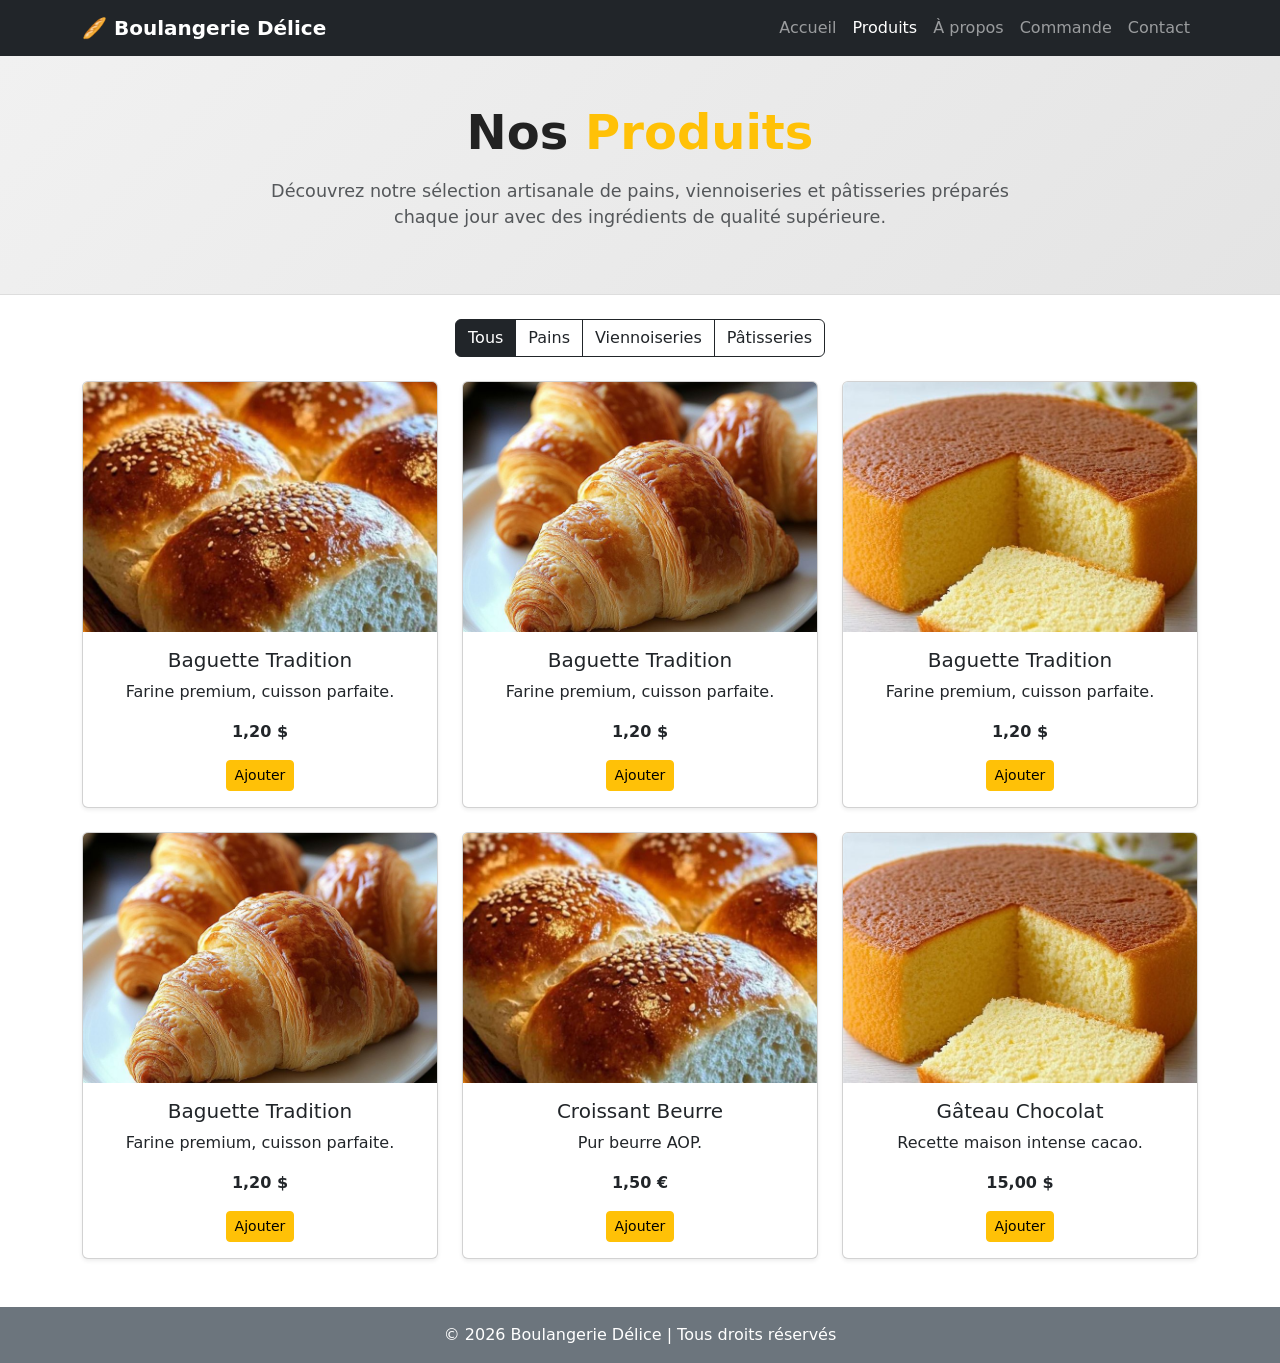
<file: senga/produits.html>
<!DOCTYPE html>
<html lang="fr">
<head>
    <meta charset="UTF-8">
    <title>Boulangerie Délice | Produits</title>
    <meta name="viewport" content="width=device-width, initial-scale=1.0">

    <!-- Bootstrap CSS -->
    <link href="https://cdn.jsdelivr.net/npm/bootstrap@5.3.2/dist/css/bootstrap.min.css" rel="stylesheet">

    <!-- CSS personnalisé -->
    <link rel="stylesheet" href="css/style.css">
</head>

<body>

<!-- ===== NAVBAR ===== -->
<nav class="navbar navbar-expand-lg navbar-dark bg-dark">
    <div class="container">
        <a class="navbar-brand fw-bold" href="index.html">🥖 Boulangerie Délice</a>
        <button class="navbar-toggler" type="button" data-bs-toggle="collapse" data-bs-target="#menu">
            <span class="navbar-toggler-icon"></span>
        </button>
        <div class="collapse navbar-collapse" id="menu">
            <ul class="navbar-nav ms-auto">
                <li class="nav-item"><a class="nav-link" href="index.html">Accueil</a></li>
                <li class="nav-item"><a class="nav-link active" href="produits.html">Produits</a></li>
                <li class="nav-item"><a class="nav-link" href="apropos.html">À propos</a></li>
                <li class="nav-item"><a class="nav-link" href="commande.html">Commande</a></li>
                <li class="nav-item"><a class="nav-link" href="contact.html">Contact</a></li>
            </ul>
        </div>
    </div>
</nav>

<!-- ===== HERO PRODUITS AMÉLIORÉ ===== -->
<section class="hero-produits text-center py-5">
    <div class="container">

        <h1 class="display-5 fw-bold mb-3">
            Nos <span class="text-warning">Produits</span>
        </h1>

        <p class="lead text-muted col-lg-8 mx-auto">
            Découvrez notre sélection artisanale de pains,
            viennoiseries et pâtisseries préparés chaque jour
            avec des ingrédients de qualité supérieure.
        </p>

    </div>
</section>


<!-- ===== FILTRES ===== -->
<section class="py-4">
    <div class="container text-center">
        <div class="btn-group" role="group">
            <button class="btn btn-outline-dark filter-btn active" data-filter="all">Tous</button>
            <button class="btn btn-outline-dark filter-btn" data-filter="pain">Pains</button>
            <button class="btn btn-outline-dark filter-btn" data-filter="viennoiserie">Viennoiseries</button>
            <button class="btn btn-outline-dark filter-btn" data-filter="patisserie">Pâtisseries</button>
        </div>
    </div>
</section>

<!-- ===== LISTE PRODUITS ===== -->
<section class="pb-5">
    <div class="container">
        <div class="row g-4" id="product-list">

            <!-- Produit -->
            <div class="col-md-4 product-item" data-category="pain">
                <div class="card shadow-sm h-100">
                    <img src="images/1.jpeg" class="card-img-top" alt="Baguette">
                    <div class="card-body text-center">
                        <h5 class="card-title">Baguette Tradition</h5>
                        <p class="card-text">Farine premium, cuisson parfaite.</p>
                        <p class="fw-bold">1,20 $</p>
                        <button class="btn btn-warning btn-sm add-to-cart">Ajouter</button>
                    </div>
                </div>
            </div>

            <div class="col-md-4 product-item" data-category="pain">
                <div class="card shadow-sm h-100">
                    <img src="images/2.jpeg" class="card-img-top" alt="Baguette">
                    <div class="card-body text-center">
                        <h5 class="card-title">Baguette Tradition</h5>
                        <p class="card-text">Farine premium, cuisson parfaite.</p>
                        <p class="fw-bold">1,20 $</p>
                        <button class="btn btn-warning btn-sm add-to-cart">Ajouter</button>
                    </div>
                </div>
            </div>

            <div class="col-md-4 product-item" data-category="pain">
                <div class="card shadow-sm h-100">
                    <img src="images/3.jpeg" class="card-img-top" alt="Baguette">
                    <div class="card-body text-center">
                        <h5 class="card-title">Baguette Tradition</h5>
                        <p class="card-text">Farine premium, cuisson parfaite.</p>
                        <p class="fw-bold">1,20 $</p>
                        <button class="btn btn-warning btn-sm add-to-cart">Ajouter</button>
                    </div>
                </div>
            </div>

            <div class="col-md-4 product-item" data-category="pain">
                <div class="card shadow-sm h-100">
                    <img src="images/2.jpeg" class="card-img-top" alt="Baguette">
                    <div class="card-body text-center">
                        <h5 class="card-title">Baguette Tradition</h5>
                        <p class="card-text">Farine premium, cuisson parfaite.</p>
                        <p class="fw-bold">1,20 $</p>
                        <button class="btn btn-warning btn-sm add-to-cart">Ajouter</button>
                    </div>
                </div>
            </div>

            <div class="col-md-4 product-item" data-category="viennoiserie">
                <div class="card shadow-sm h-100">
                    <img src="images/1.jpeg" class="card-img-top" alt="Croissant">
                    <div class="card-body text-center">
                        <h5 class="card-title">Croissant Beurre</h5>
                        <p class="card-text">Pur beurre AOP.</p>
                        <p class="fw-bold">1,50 €</p>
                        <button class="btn btn-warning btn-sm add-to-cart">Ajouter</button>
                    </div>
                </div>
            </div>

            <div class="col-md-4 product-item" data-category="patisserie">
                <div class="card shadow-sm h-100">
                    <img src="images/3.jpeg" class="card-img-top" alt="Gâteau">
                    <div class="card-body text-center">
                        <h5 class="card-title">Gâteau Chocolat</h5>
                        <p class="card-text">Recette maison intense cacao.</p>
                        <p class="fw-bold">15,00 $</p>
                        <button class="btn btn-warning btn-sm add-to-cart">Ajouter</button>
                    </div>
                </div>
            </div>

        </div>
    </div>
</section>

<!-- ===== FOOTER ===== -->
<footer class="bg-secondary text-white text-center py-3">
    <p class="mb-0">© 2026 Boulangerie Délice | Tous droits réservés</p>
</footer>

<!-- Bootstrap JS -->
<script src="https://cdn.jsdelivr.net/npm/bootstrap@5.3.2/dist/js/bootstrap.bundle.min.js"></script>

<!-- JS -->
<script src="js/script.js"></script>

</body>
</html>
</file>
<file: senga/css/style.css>
.hero {
    height: 100vh;
    background: url('https://source.unsplash.com/1600x900/?bakery,bread') center/cover no-repeat;
    position: relative;
}

.hero-overlay {
    position: absolute;
    top: 0;
    left: 0;
    width: 100%;
    height: 100%;
    background: rgba(0, 0, 0, 0.65);
}

.hero h1 {
    text-shadow: 2px 2px 15px rgba(0,0,0,0.8);
}

.hero p {
    text-shadow: 1px 1px 10px rgba(0,0,0,0.6);
}

/* Scroll indicator */
.scroll-indicator {
    position: absolute;
    bottom: 20px;
    left: 50%;
    transform: translateX(-50%);
}

.scroll-indicator span {
    display: block;
    width: 25px;
    height: 40px;
    border: 2px solid #fff;
    border-radius: 20px;
    position: relative;
}

.scroll-indicator span::after {
    content: '';
    width: 6px;
    height: 6px;
    background: #fff;
    position: absolute;
    top: 8px;
    left: 50%;
    transform: translateX(-50%);
    border-radius: 50%;
    animation: scroll 1.5s infinite;
}

@keyframes scroll {
    0% { opacity: 1; top: 8px; }
    100% { opacity: 0; top: 22px; }
}


.card img {
    height: 250px;
    object-fit: cover;
}


/* produits */

.hero-produits {
    background: linear-gradient(135deg, #f1f1f1, #e4e4e4);
    border-bottom: 1px solid #ddd;
}

.hero-produits h1 {
    color: #222;
}

.hero-produits p {
    font-size: 1.1rem;
}
</file>
